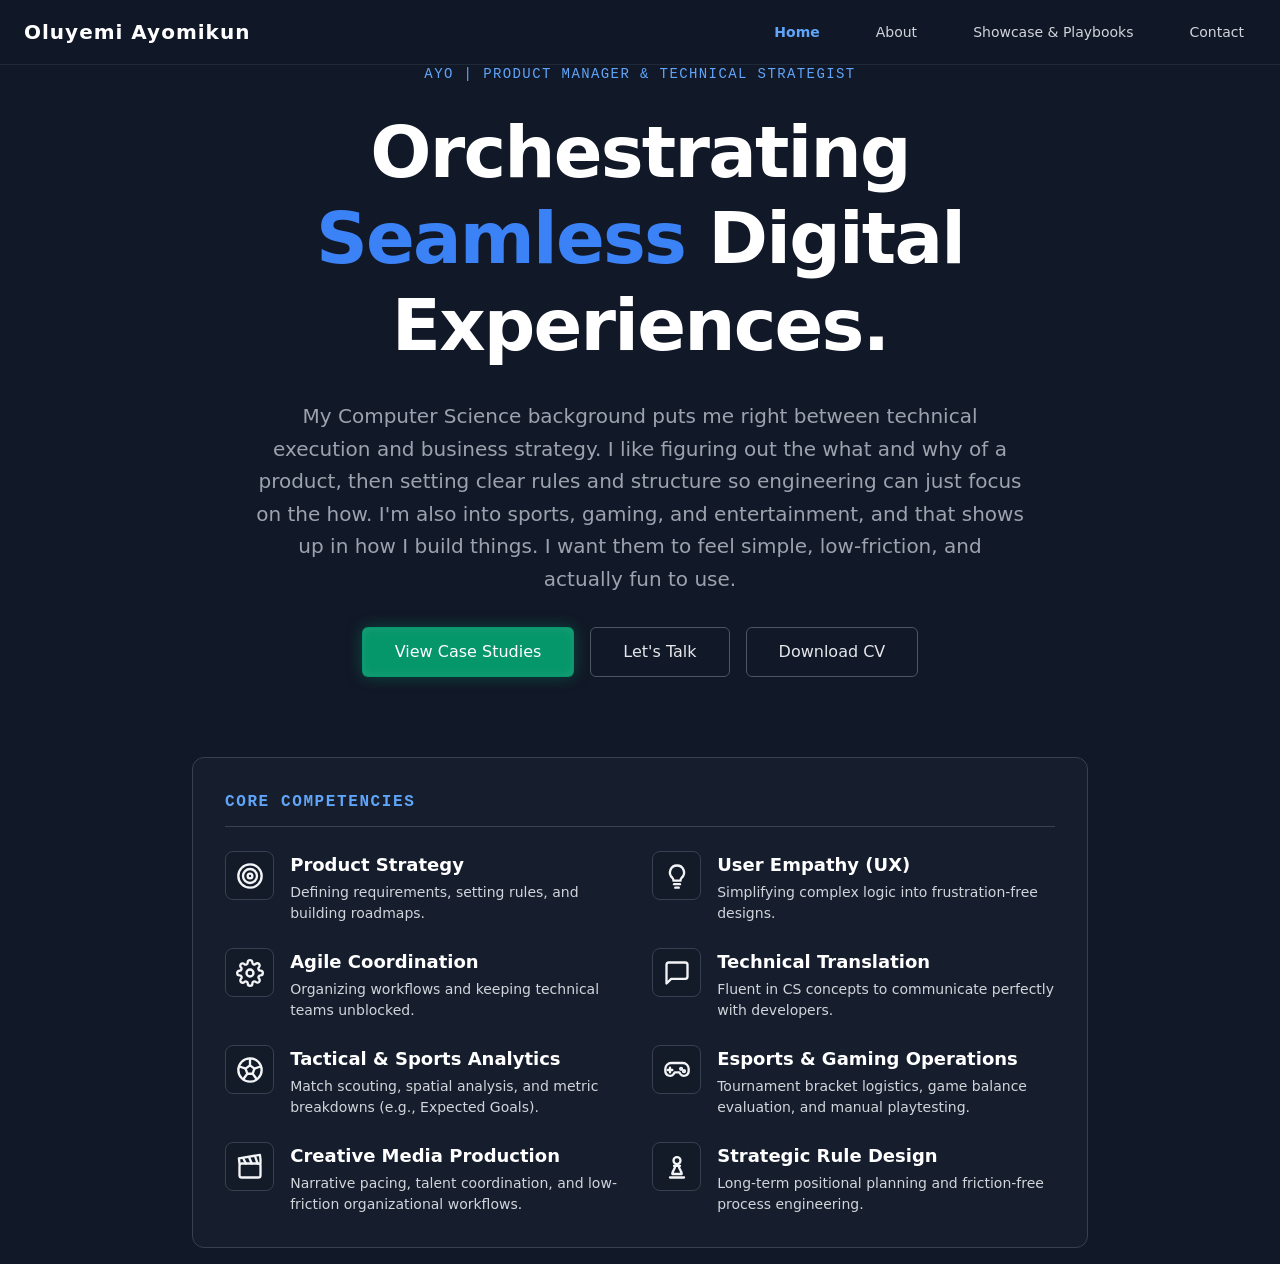
<file: index.html>
<!DOCTYPE html>
<html lang="en">
<head>
    <meta charset="UTF-8">
    <meta name="viewport" content="width=device-width, initial-scale=1.0">
    <!-- THE FIX: Title now matches your real career direction -->
    <title>Oluyemi Ayomikun | Aspiring Product Manager & Technical Strategist</title>
    <!-- THE FIX: The text Google shows under your link in search results -->
    <meta name="description" content="Computer Science student turning technical knowledge into product strategy. Product management, sports analytics, and gaming QA case studies.">
    <!-- THE FIX: Open Graph tags control the preview card when your link is shared on WhatsApp, LinkedIn, and X -->
    <meta property="og:title" content="Oluyemi Ayomikun | Aspiring Product Manager">
    <!-- THE FIX: The second line of text on the preview card -->
    <meta property="og:description" content="Case studies in product strategy, sports data, and gaming QA.">
    <!-- THE FIX: Tells platforms this is a normal website page -->
    <meta property="og:type" content="website">
    <!-- THE FIX: Replace with the full web address of a 1200x630 preview image after you host the site -->
    <meta property="og:image" content="https://YOUR-SITE-URL/preview.jpg">
    <link rel="stylesheet" href="styles.css">
</head>
<body>

    <nav class="navbar">
        <div class="nav-container">
            <div class="nav-brand">Oluyemi Ayomikun</div>
            
            <div class="nav-links">
                <a href="index.html" class="nav-link active">Home</a>
                <a href="about.html" class="nav-link">About</a>
                <!-- THE FIX: Broadened the tab name to encompass sports, media, and tech deliverables -->
                <a href="projects.html" class="nav-link">Showcase & Playbooks</a>
                <a href="contact.html" class="nav-link">Contact</a>
            </div>
            
            <button type="button" id="mobile-menu-btn" class="mobile-toggle" aria-label="Open navigation menu">
                <svg fill="none" viewBox="0 0 24 24" stroke="currentColor">
                    <path stroke-linecap="round" stroke-linejoin="round" stroke-width="2" d="M4 6h16M4 12h16M4 18h16"/>
                </svg>
            </button>
        </div>
        
        <div class="mobile-menu" id="mobile-menu">
            <!-- THE FIX: Added an inner wrapper to perfectly center and animate the massive text links -->
            <div class="overlay-content">
                <a href="index.html" class="mobile-link active">Home</a>
                <a href="about.html" class="mobile-link">About</a>
                <a href="projects.html" class="mobile-link">Showcase & Playbooks</a>
                <a href="contact.html" class="mobile-link">Contact</a>
            </div>
        </div>
    </nav>

    <!-- THE FIX: Modified the <main> block to reflect the new Product Management narrative and appended the Core Competencies grid -->
    <main class="hero-section">
        <div class="hero-content reveal-on-scroll">
            <!-- THE FIX: Updated tagline to position you as a strategist rather than a coder -->
            <p class="hero-tagline">Ayo | Product Manager & Technical Strategist</p>
            
            <!-- THE FIX: Shifted the headline from "Architecting" code to "Orchestrating" user experiences -->
            <h1 class="hero-title">
                Orchestrating <span class="text-highlight">Seamless</span> Digital Experiences.
            </h1>
            
            <!-- THE FIX: Rewrote description to highlight your CS background as a translation tool, focusing on your passions for sports, entertainment, and intuitive rules -->
            <p class="hero-description">
                My Computer Science background puts me right between technical execution and business strategy. I like figuring out the what and why of a product, then setting clear rules and structure so engineering can just focus on the how. I'm also into sports, gaming, and entertainment, and that shows up in how I build things. I want them to feel simple, low-friction, and actually fun to use.
            </p>
            
            <div class="button-group">
                <!-- THE FIX: Changed button text to "View Case Studies" to match standard PM portfolios -->
                <a href="projects.html" class="btn btn-primary">View Case Studies</a>
                <!-- THE FIX: Friendlier wording that matches your personality, replacing "Initiate Contact" -->
                <a href="contact.html" class="btn btn-secondary">Let's Talk</a>
                <!-- THE FIX: The download attribute makes the browser save the file instead of opening it -->
                <a href="Oluyemi-Ayomikun-CV.docx" download class="btn btn-secondary">Download CV</a>
            </div>

            <!-- THE FIX: Expanded the competencies grid to 8 items, demonstrating a highly sought-after T-Shaped Skillset spanning Tech, Sports, and Entertainment -->
            <div class="competencies-block reveal-on-scroll">
                <h3 class="competencies-title">Core Competencies</h3>
                <div class="competencies-grid">
                    <!-- Tech & Product PM Track -->
                    <div class="competency-item">
                        <!-- THE FIX: Replaced the 🎯 emoji with an SVG target (three concentric circles = bullseye) -->
                        <span class="competency-icon"><svg width="28" height="28" viewBox="0 0 24 24" fill="none" stroke="currentColor" stroke-width="2" stroke-linecap="round" stroke-linejoin="round" aria-hidden="true"><circle cx="12" cy="12" r="10"/><circle cx="12" cy="12" r="6"/><circle cx="12" cy="12" r="2"/></svg></span>
                        <div>
                            <strong>Product Strategy</strong>
                            <p>Defining requirements, setting rules, and building roadmaps.</p>
                        </div>
                    </div>
                    <div class="competency-item">
                        <!-- THE FIX: Replaced the 💡 emoji with an SVG light bulb (glass bulb + screw base) -->
                        <span class="competency-icon"><svg width="28" height="28" viewBox="0 0 24 24" fill="none" stroke="currentColor" stroke-width="2" stroke-linecap="round" stroke-linejoin="round" aria-hidden="true"><path d="M12 3a6 6 0 0 0-4 10.5c.8.8 1 1.5 1 2.5h6c0-1 .2-1.7 1-2.5A6 6 0 0 0 12 3z"/><path d="M9.5 19h5"/><path d="M10.5 22h3"/></svg></span>
                        <div>
                            <strong>User Empathy (UX)</strong>
                            <p>Simplifying complex logic into frustration-free designs.</p>
                        </div>
                    </div>
                    <div class="competency-item">
                        <!-- THE FIX: Replaced the ⚙️ emoji with an SVG gear (toothed outline + center hole) -->
                        <span class="competency-icon"><svg width="28" height="28" viewBox="0 0 24 24" fill="none" stroke="currentColor" stroke-width="2" stroke-linecap="round" stroke-linejoin="round" aria-hidden="true"><circle cx="12" cy="12" r="3"/><path d="M19.4 15a1.65 1.65 0 0 0 .33 1.82l.06.06a2 2 0 0 1 0 2.83 2 2 0 0 1-2.83 0l-.06-.06a1.65 1.65 0 0 0-1.82-.33 1.65 1.65 0 0 0-1 1.51V21a2 2 0 0 1-2 2 2 2 0 0 1-2-2v-.09A1.65 1.65 0 0 0 9 19.4a1.65 1.65 0 0 0-1.82.33l-.06.06a2 2 0 0 1-2.83 0 2 2 0 0 1 0-2.83l.06-.06a1.65 1.65 0 0 0 .33-1.82 1.65 1.65 0 0 0-1.51-1H3a2 2 0 0 1-2-2 2 2 0 0 1 2-2h.09A1.65 1.65 0 0 0 4.6 9a1.65 1.65 0 0 0-.33-1.82l-.06-.06a2 2 0 0 1 0-2.83 2 2 0 0 1 2.83 0l.06.06a1.65 1.65 0 0 0 1.82.33H9a1.65 1.65 0 0 0 1-1.51V3a2 2 0 0 1 2-2 2 2 0 0 1 2 2v.09a1.65 1.65 0 0 0 1 1.51 1.65 1.65 0 0 0 1.82-.33l.06-.06a2 2 0 0 1 2.83 0 2 2 0 0 1 0 2.83l-.06.06a1.65 1.65 0 0 0-.33 1.82V9a1.65 1.65 0 0 0 1.51 1H21a2 2 0 0 1 2 2 2 2 0 0 1-2 2h-.09a1.65 1.65 0 0 0-1.51 1z"/></svg></span>
                        <div>
                            <strong>Agile Coordination</strong>
                            <p>Organizing workflows and keeping technical teams unblocked.</p>
                        </div>
                    </div>
                    <div class="competency-item">
                        <!-- THE FIX: Replaced the 💬 emoji with an SVG speech bubble (rounded box with a tail at the bottom-left) -->
                        <span class="competency-icon"><svg width="28" height="28" viewBox="0 0 24 24" fill="none" stroke="currentColor" stroke-width="2" stroke-linecap="round" stroke-linejoin="round" aria-hidden="true"><path d="M21 15a2 2 0 0 1-2 2H7l-4 4V5a2 2 0 0 1 2-2h14a2 2 0 0 1 2 2z"/></svg></span>
                        <div>
                            <strong>Technical Translation</strong>
                            <p>Fluent in CS concepts to communicate perfectly with developers.</p>
                        </div>
                    </div>
                    
                    <!-- Sports, Media & Strategy Track -->
                    <div class="competency-item">
                        <!-- THE FIX: Replaced the ⚽ emoji with an SVG football (circle + center pentagon + five seam lines) -->
                        <span class="competency-icon"><svg width="28" height="28" viewBox="0 0 24 24" fill="none" stroke="currentColor" stroke-width="2" stroke-linecap="round" stroke-linejoin="round" aria-hidden="true"><circle cx="12" cy="12" r="10"/><polygon points="12,8 15.8,10.8 14.3,15.2 9.7,15.2 8.2,10.8"/><path d="M12 8V2.5M15.8 10.8L21 9M14.3 15.2l3.2 4.3M9.7 15.2l-3.2 4.3M8.2 10.8L3 9"/></svg></span>
                        <div>
                            <strong>Tactical & Sports Analytics</strong>
                            <p>Match scouting, spatial analysis, and metric breakdowns (e.g., Expected Goals).</p>
                        </div>
                    </div>
                    <div class="competency-item">
                        <!-- THE FIX: Replaced the 🎮 emoji with an SVG game controller (body + d-pad + two buttons) -->
                        <span class="competency-icon"><svg width="28" height="28" viewBox="0 0 24 24" fill="none" stroke="currentColor" stroke-width="2" stroke-linecap="round" stroke-linejoin="round" aria-hidden="true"><path d="M7 6h10a5 5 0 0 1 5 5v2a4 4 0 0 1-7 2.6L14 14H10l-1 1.6A4 4 0 0 1 2 13v-2a5 5 0 0 1 5-5z"/><path d="M6 10v4M4 12h4"/><circle cx="15.5" cy="11" r="0.8"/><circle cx="18" cy="13" r="0.8"/></svg></span>
                        <div>
                            <strong>Esports & Gaming Operations</strong>
                            <p>Tournament bracket logistics, game balance evaluation, and manual playtesting.</p>
                        </div>
                    </div>
                    <div class="competency-item">
                        <!-- THE FIX: Replaced the 🎬 emoji with an SVG clapperboard (slate body + hinged striped clapper) -->
                        <span class="competency-icon"><svg width="28" height="28" viewBox="0 0 24 24" fill="none" stroke="currentColor" stroke-width="2" stroke-linecap="round" stroke-linejoin="round" aria-hidden="true"><rect x="3" y="9" width="18" height="12" rx="2"/><path d="M3 9L2.5 4.6 20.5 1.6 21 5.4V9"/><path d="M6.5 5.2L8.5 9M11.5 4.3L13.5 9M16.5 3.4L18.5 9"/></svg></span>
                        <div>
                            <strong>Creative Media Production</strong>
                            <p>Narrative pacing, talent coordination, and low-friction organizational workflows.</p>
                        </div>
                    </div>
                    <div class="competency-item">
                        <!-- THE FIX: Replaced the ♟️ emoji with an SVG chess pawn (round head, neck collar, tapered body, flat base) -->
                        <span class="competency-icon"><svg width="28" height="28" viewBox="0 0 24 24" fill="none" stroke="currentColor" stroke-width="2" stroke-linecap="round" stroke-linejoin="round" aria-hidden="true"><circle cx="12" cy="6.5" r="3"/><path d="M9.5 11h5"/><path d="M10.5 11c0 3-2.5 4-2.5 7h8c0-3-2.5-4-2.5-7"/><path d="M6 21h12"/></svg></span>
                        <div>
                            <strong>Strategic Rule Design</strong>
                            <p>Long-term positional planning and friction-free process engineering.</p>
                        </div>
                    </div>
                </div>
            </div>
        </div>
    </main>

    <script>
        document.addEventListener('DOMContentLoaded', () => {
            const btn = document.getElementById('mobile-menu-btn');
            const menu = document.getElementById('mobile-menu');
            
            btn.addEventListener('click', () => {
                menu.classList.toggle('is-open');
            });
        });

        // THE FIX: One helper that closes every open modal and unlocks page scrolling
        function closeAllModals() {
            // THE FIX: Finds every modal currently open and removes its open state
            document.querySelectorAll('.modal-overlay.is-open').forEach((modal) => {
                modal.classList.remove('is-open');
            });
            // THE FIX: Restores scrolling on the page behind the modal
            document.body.style.overflow = 'auto';
        }

        // THE FIX: Event listener [code that waits for something to happen, like a key press, then runs] for the Escape key
        document.addEventListener('keydown', (event) => {
            if (event.key === 'Escape') {
                closeAllModals();
            }
        });

        // THE FIX: Clicking the dark backdrop closes the modal, but clicking inside the white box does not
        document.querySelectorAll('.modal-overlay').forEach((overlay) => {
            overlay.addEventListener('click', (event) => {
                // THE FIX: event.target is what was actually clicked, so this only fires on the backdrop itself
                if (event.target === overlay) {
                    closeAllModals();
                }
            });
        });

        const observer = new IntersectionObserver((entries) => {
            entries.forEach((entry) => {
                if (entry.isIntersecting) {
                    entry.target.classList.add('is-visible');
                }
            });
        }, { threshold: 0.1 }); 

        document.querySelectorAll('.reveal-on-scroll').forEach((element) => {
            observer.observe(element);
        });
    </script>
</body>
</html>
</file>
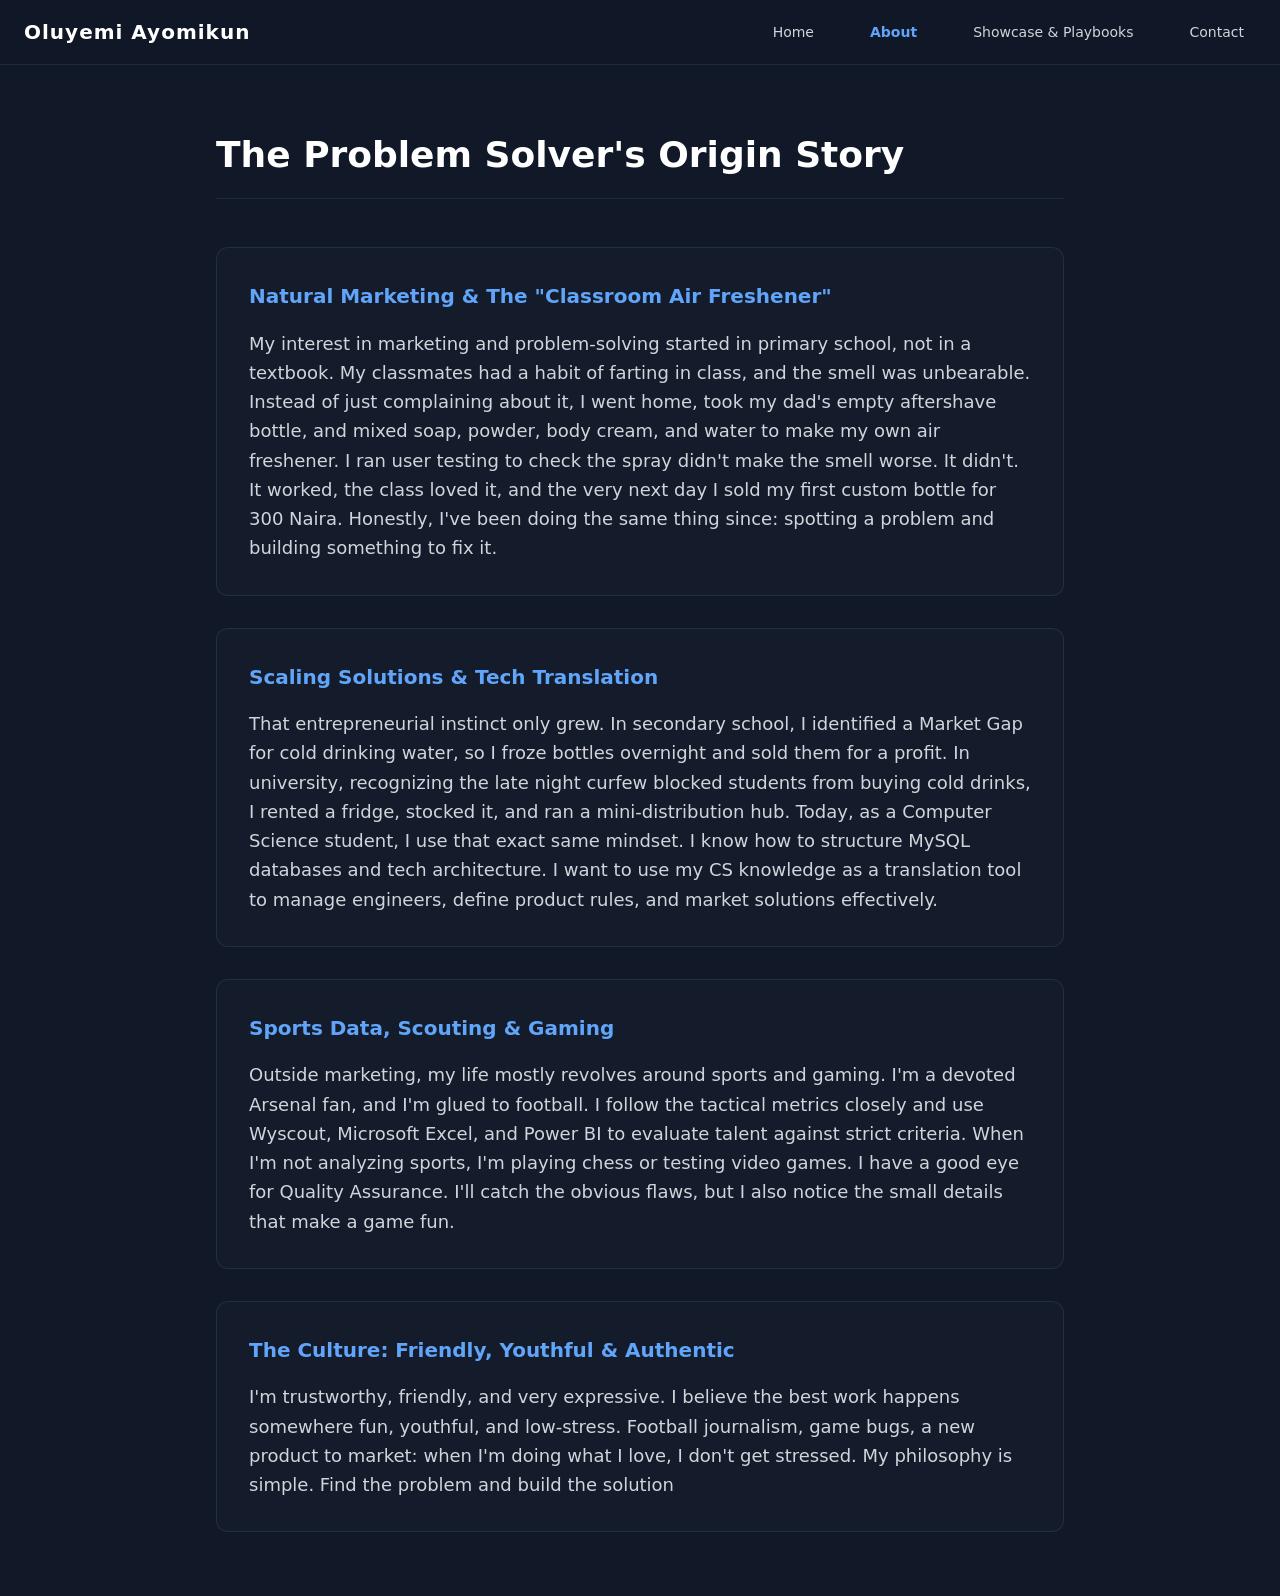
<file: about.html>
<!DOCTYPE html>
<html lang="en">
<head>
    <meta charset="UTF-8">
    <meta name="viewport" content="width=device-width, initial-scale=1.0">
    <title>About - Oluyemi Ayomikun</title>
    <link rel="stylesheet" href="styles.css">
</head>
<body>

    <nav class="navbar">
        <div class="nav-container">
            <div class="nav-brand">Oluyemi Ayomikun</div>
            
            <div class="nav-links">
                <a href="index.html" class="nav-link">Home</a>
                <a href="about.html" class="nav-link active">About</a>
                <!-- THE FIX: Renamed 'Projects' to match the multi-industry Showcase link -->
                <a href="projects.html" class="nav-link">Showcase & Playbooks</a>
                <a href="contact.html" class="nav-link">Contact</a>
            </div>
            
            <button type="button" id="mobile-menu-btn" class="mobile-toggle" aria-label="Open navigation menu">
                <svg fill="none" viewBox="0 0 24 24" stroke="currentColor">
                    <path stroke-linecap="round" stroke-linejoin="round" stroke-width="2" d="M4 6h16M4 12h16M4 18h16"/>
                </svg>
            </button>
        </div>
        
        <div class="mobile-menu" id="mobile-menu">
            <!-- THE FIX: Added the overlay wrapper to sync the mobile animation with the homepage -->
            <div class="overlay-content">
                <a href="index.html" class="mobile-link">Home</a>
                <a href="about.html" class="mobile-link active">About</a>
                <a href="projects.html" class="mobile-link">Showcase & Playbooks</a>
                <a href="contact.html" class="mobile-link">Contact</a>
            </div>
        </div>
    </nav>

    <!-- THE FIX: Injected your actual life story—focusing on the air freshener origin, your natural marketing instincts, your refusal to code, and your love for sports and gaming. -->
    <main class="page-container">
        <h2 class="section-title reveal-on-scroll">The Problem Solver's Origin Story</h2>
        
        <div class="content-stack">
            <article class="info-card reveal-on-scroll">
                <h3 class="card-title">Natural Marketing & The "Classroom Air Freshener"</h3>
                <p>
                    My interest in marketing and problem-solving started in primary school, not in a textbook. My classmates had a habit of farting in class, and the smell was unbearable. Instead of just complaining about it, I went home, took my dad's empty aftershave bottle, and mixed soap, powder, body cream, and water to make my own air freshener. I ran user testing to check the spray didn't make the smell worse. It didn't. It worked, the class loved it, and the very next day I sold my first custom bottle for 300 Naira. Honestly, I've been doing the same thing since: spotting a problem and building something to fix it.
                </p>
            </article>

            <article class="info-card reveal-on-scroll">
                <h3 class="card-title">Scaling Solutions & Tech Translation</h3>
                <p>
                    That entrepreneurial instinct only grew. In secondary school, I identified a Market Gap for cold drinking water, so I froze bottles overnight and sold them for a profit. In university, recognizing the late night curfew blocked students from buying cold drinks, I rented a fridge, stocked it, and ran a mini-distribution hub. Today, as a Computer Science student, I use that exact same mindset. I know how to structure MySQL databases and tech architecture. I want to use my CS knowledge as a translation tool to manage engineers, define product rules, and market solutions effectively.
                </p>
            </article>

            <article class="info-card reveal-on-scroll">
                <h3 class="card-title">Sports Data, Scouting & Gaming</h3>
                <p>
                    Outside marketing, my life mostly revolves around sports and gaming. I'm a devoted Arsenal fan, and I'm glued to football. I follow the tactical metrics closely and use Wyscout, Microsoft Excel, and Power BI to evaluate talent against strict criteria. When I'm not analyzing sports, I'm playing chess or testing video games. I have a good eye for Quality Assurance. I'll catch the obvious flaws, but I also notice the small details that make a game fun.
                </p>
            </article>
            
            <article class="info-card reveal-on-scroll">
                <h3 class="card-title">The Culture: Friendly, Youthful & Authentic</h3>
                <p>
                    I'm trustworthy, friendly, and very expressive. I believe the best work happens somewhere fun, youthful, and low-stress. Football journalism, game bugs, a new product to market: when I'm doing what I love, I don't get stressed. My philosophy is simple. Find the problem and build the solution
                </p>
            </article>
        </div>
    </main>

    <script>
        document.addEventListener('DOMContentLoaded', () => {
            const btn = document.getElementById('mobile-menu-btn');
            const menu = document.getElementById('mobile-menu');
            
            btn.addEventListener('click', () => {
                menu.classList.toggle('is-open');
            });
        });

        // THE FIX: One helper that closes every open modal and unlocks page scrolling
        function closeAllModals() {
            // THE FIX: Finds every modal currently open and removes its open state
            document.querySelectorAll('.modal-overlay.is-open').forEach((modal) => {
                modal.classList.remove('is-open');
            });
            // THE FIX: Restores scrolling on the page behind the modal
            document.body.style.overflow = 'auto';
        }

        // THE FIX: Event listener [code that waits for something to happen, like a key press, then runs] for the Escape key
        document.addEventListener('keydown', (event) => {
            if (event.key === 'Escape') {
                closeAllModals();
            }
        });

        // THE FIX: Clicking the dark backdrop closes the modal, but clicking inside the white box does not
        document.querySelectorAll('.modal-overlay').forEach((overlay) => {
            overlay.addEventListener('click', (event) => {
                // THE FIX: event.target is what was actually clicked, so this only fires on the backdrop itself
                if (event.target === overlay) {
                    closeAllModals();
                }
            });
        });

        const observer = new IntersectionObserver((entries) => {
            entries.forEach((entry) => {
                if (entry.isIntersecting) {
                    entry.target.classList.add('is-visible');
                }
            });
        }, { threshold: 0.1 }); 

        document.querySelectorAll('.reveal-on-scroll').forEach((element) => {
            observer.observe(element);
        });
    </script>
</body>
</html>
</file>
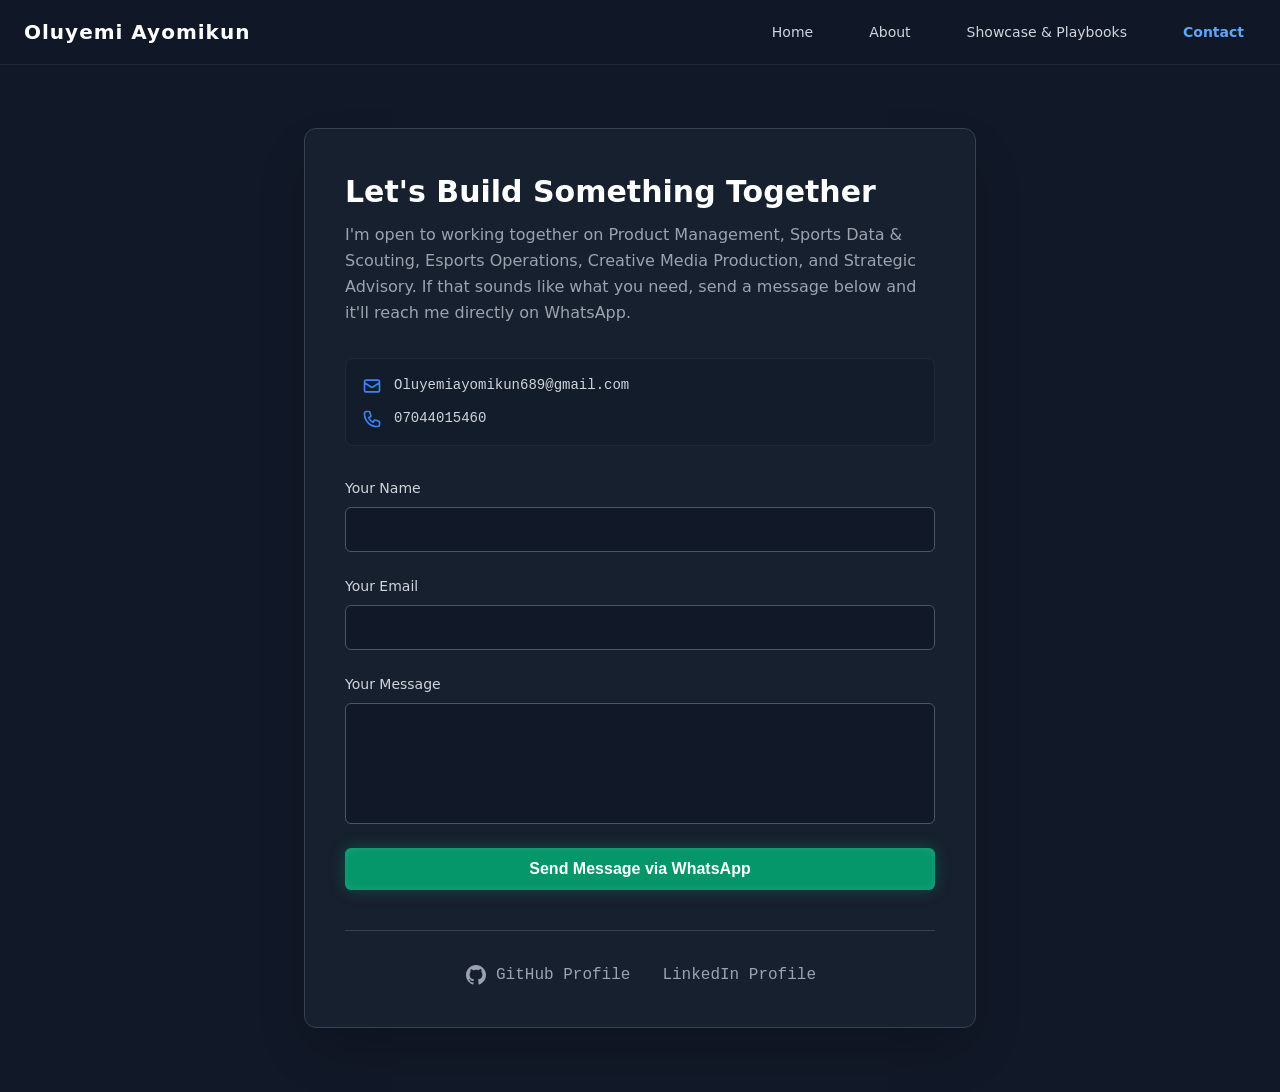
<file: contact.html>
<!DOCTYPE html>
<html lang="en">
<head>
    <meta charset="UTF-8">
    <meta name="viewport" content="width=device-width, initial-scale=1.0">
    <title>Contact - Oluyemi Ayomikun</title>
    <link rel="stylesheet" href="styles.css">
</head>
<body>

    <nav class="navbar">
        <div class="nav-container">
            <div class="nav-brand">Oluyemi Ayomikun</div>
            
            <div class="nav-links">
                <a href="index.html" class="nav-link">Home</a>
                <a href="about.html" class="nav-link">About</a>
                <!-- THE FIX: Label now matches the other pages -->
                <a href="projects.html" class="nav-link">Showcase & Playbooks</a>
                <a href="contact.html" class="nav-link active">Contact</a>
            </div>
            
            <button type="button" id="mobile-menu-btn" class="mobile-toggle" aria-label="Open navigation menu">
                <svg fill="none" viewBox="0 0 24 24" stroke="currentColor">
                    <path stroke-linecap="round" stroke-linejoin="round" stroke-width="2" d="M4 6h16M4 12h16M4 18h16"/>
                </svg>
            </button>
        </div>
        
        <div class="mobile-menu" id="mobile-menu">
            <!-- THE FIX: Added the overlay wrapper so the links stack in a column like the other pages -->
            <div class="overlay-content">
                <a href="index.html" class="mobile-link">Home</a>
                <a href="about.html" class="mobile-link">About</a>
                <!-- THE FIX: Label now matches the other pages -->
                <a href="projects.html" class="mobile-link">Showcase & Playbooks</a>
                <a href="contact.html" class="mobile-link active">Contact</a>
            </div>
        </div>
    </nav>

    <!-- THE FIX: Broadened the contact subtitle to invite inquiries across Sports, Media, Entertainment, and Product Leadership -->
    <main class="contact-wrapper">
        <div class="contact-card reveal-on-scroll">
            <h2 class="contact-title">	Let's Build Something Together</h2>
            <p class="contact-subtitle">I'm open to working together on Product Management, Sports Data & Scouting, Esports Operations, Creative Media Production, and Strategic Advisory. If that sounds like what you need, send a message below and it'll reach me directly on WhatsApp.</p>
            
            <div class="contact-info-box">
                <div class="contact-info-item">
                    <svg fill="none" stroke="currentColor" viewBox="0 0 24 24"><path stroke-linecap="round" stroke-linejoin="round" stroke-width="2" d="M3 8l7.89 5.26a2 2 0 002.22 0L21 8M5 19h14a2 2 0 002-2V7a2 2 0 00-2-2H5a2 2 0 00-2 2v10a2 2 0 002 2z"></path></svg>
                    <span>Oluyemiayomikun689@gmail.com</span>
                </div>
                <div class="contact-info-item">
                    <svg fill="none" stroke="currentColor" viewBox="0 0 24 24"><path stroke-linecap="round" stroke-linejoin="round" stroke-width="2" d="M3 5a2 2 0 012-2h3.28a1 1 0 01.948.684l1.498 4.493a1 1 0 01-.502 1.21l-2.257 1.13a11.042 11.042 0 005.516 5.516l1.13-2.257a1 1 0 011.21-.502l4.493 1.498a1 1 0 01.684.949V19a2 2 0 01-2 2h-1C9.716 21 3 14.284 3 6V5z"></path></svg>
                    <span>07044015460</span>
                </div>
            </div>

            <form id="contact-form" action="#" method="POST" class="contact-form" novalidate>
                <div class="form-group">
                    <label for="name" class="form-label">Your Name</label>
                    <input type="text" id="name" name="name" required class="form-input">
                    <p id="name-error" class="form-error hidden">Please tell me your name.</p>
                </div>
                
                <div class="form-group">
                    <label for="email" class="form-label">Your Email</label>
                    <input type="email" id="email" name="email" required class="form-input">
                    <p id="email-error" class="form-error hidden">Valid email format [a string formatted to comply with SMTP addressing protocols] is required.</p>
                </div>
                
                <div class="form-group">
                    <label for="message" class="form-label">Your Message</label>
                    <textarea id="message" name="message" rows="5" required class="form-input"></textarea>
                    <p id="message-error" class="form-error hidden">Data payload cannot be empty.</p>
                </div>
                
                <!-- THE FIX: Updated button text to clearly reflect direct WhatsApp message transmission -->
                <button type="submit" class="btn-submit">
                    Send Message via WhatsApp
                </button>
            </form>

            <div class="contact-footer">
                <a href="https://github.com/Ayoking19" target="_blank" rel="noopener noreferrer" class="footer-link">
                    <svg fill="currentColor" viewBox="0 0 24 24"><path fill-rule="evenodd" clip-rule="evenodd" d="M12 2C6.477 2 2 6.477 2 12c0 4.42 2.865 8.166 6.839 9.489.5.092.682-.217.682-.482 0-.237-.008-.866-.013-1.7-2.782.603-3.369-1.34-3.369-1.34-.454-1.156-1.11-1.462-1.11-1.462-.908-.62.069-.608.069-.608 1.003.07 1.531 1.03 1.531 1.03.892 1.529 2.341 1.087 2.91.831.092-.646.35-1.086.636-1.336-2.22-.253-4.555-1.11-4.555-4.943 0-1.091.39-1.984 1.029-2.683-.103-.253-.446-1.27.098-2.647 0 0 .84-.269 2.75 1.025A9.578 9.578 0 0112 6.836c.85.004 1.705.114 2.504.336 1.909-1.294 2.747-1.025 2.747-1.025.546 1.377.203 2.394.1 2.647.64.699 1.028 1.592 1.028 2.683 0 3.842-2.339 4.687-4.566 4.935.359.309.678.919.678 1.852 0 1.336-.012 2.415-.012 2.743 0 .267.18.578.688.48C19.138 20.161 22 16.418 22 12c0-5.523-4.477-10-10-10z"></path></svg>
                    GitHub Profile
                </a>
                <!-- THE FIX: LinkedIn is where recruiters actually search for candidates -->
                <a href="https://www.linkedin.com/in/oluyemi-ayomikun-59bbba294?utm_source=share_via&utm_content=profile&utm_medium=member_android" target="_blank" rel="noopener noreferrer" class="footer-link">
                    LinkedIn Profile
                </a>
            </div>
        </div>
    </main>

    <script>
        document.addEventListener('DOMContentLoaded', () => {
            const btn = document.getElementById('mobile-menu-btn');
            const menu = document.getElementById('mobile-menu');

            btn.addEventListener('click', () => {
                menu.classList.toggle('is-open');
            });

            const form = document.getElementById('contact-form');
            form.addEventListener('submit', (e) => {
                e.preventDefault(); 
                
                let isValid = true;
                
                const nameInput = document.getElementById('name');
                const nameError = document.getElementById('name-error');
                if(nameInput.value.trim() === '') {
                    nameError.classList.remove('hidden');
                    isValid = false;
                } else {
                    nameError.classList.add('hidden');
                }

                const emailInput = document.getElementById('email');
                const emailError = document.getElementById('email-error');
                const emailRegex = /^[^\s@]+@[^\s@]+\.[^\s@]+$/; 
                if(!emailRegex.test(emailInput.value.trim())) {
                    emailError.classList.remove('hidden');
                    isValid = false;
                } else {
                    emailError.classList.add('hidden');
                }

                const msgInput = document.getElementById('message');
                const msgError = document.getElementById('message-error');
                if(msgInput.value.trim() === '') {
                    msgError.classList.remove('hidden');
                    isValid = false;
                } else {
                    msgError.classList.add('hidden');
                }

                if(isValid) {
                    /* THE FIX: Packages form inputs into an encoded URL and opens an instant, direct WhatsApp conversation */
                    const senderName = nameInput.value.trim();
                    const senderEmail = emailInput.value.trim();
                    const senderMsg = msgInput.value.trim();

                    /* [URL Encoding: the process of converting special characters and spaces into percent-encoded sequences so they can be safely transmitted across internet addresses] */
                    const formattedMessage = encodeURIComponent(
                        `*New Inquiry from Portfolio*\n\n` +
                        `*Name:* ${senderName}\n` +
                        `*Email:* ${senderEmail}\n\n` +
                        `*Message:*\n${senderMsg}`
                    );

                    /* [WhatsApp Universal Link: an international web standard that prompts the user's browser or mobile app to open a chat directly with a specific international phone number] */
                    const whatsappUrl = `https://wa.me/2347044015460?text=${formattedMessage}`;

                    window.open(whatsappUrl, '_blank');
                    form.reset();
                }
            });
        });

        // THE FIX: One helper that closes every open modal and unlocks page scrolling
        function closeAllModals() {
            // THE FIX: Finds every modal currently open and removes its open state
            document.querySelectorAll('.modal-overlay.is-open').forEach((modal) => {
                modal.classList.remove('is-open');
            });
            // THE FIX: Restores scrolling on the page behind the modal
            document.body.style.overflow = 'auto';
        }

        // THE FIX: Event listener [code that waits for something to happen, like a key press, then runs] for the Escape key
        document.addEventListener('keydown', (event) => {
            if (event.key === 'Escape') {
                closeAllModals();
            }
        });

        // THE FIX: Clicking the dark backdrop closes the modal, but clicking inside the white box does not
        document.querySelectorAll('.modal-overlay').forEach((overlay) => {
            overlay.addEventListener('click', (event) => {
                // THE FIX: event.target is what was actually clicked, so this only fires on the backdrop itself
                if (event.target === overlay) {
                    closeAllModals();
                }
            });
        });

        const observer = new IntersectionObserver((entries) => {
            entries.forEach((entry) => {
                if (entry.isIntersecting) {
                    entry.target.classList.add('is-visible');
                }
            });
        }, { threshold: 0.1 }); 

        document.querySelectorAll('.reveal-on-scroll').forEach((element) => {
            observer.observe(element);
        });
    </script>
</body>
</html>
</file>
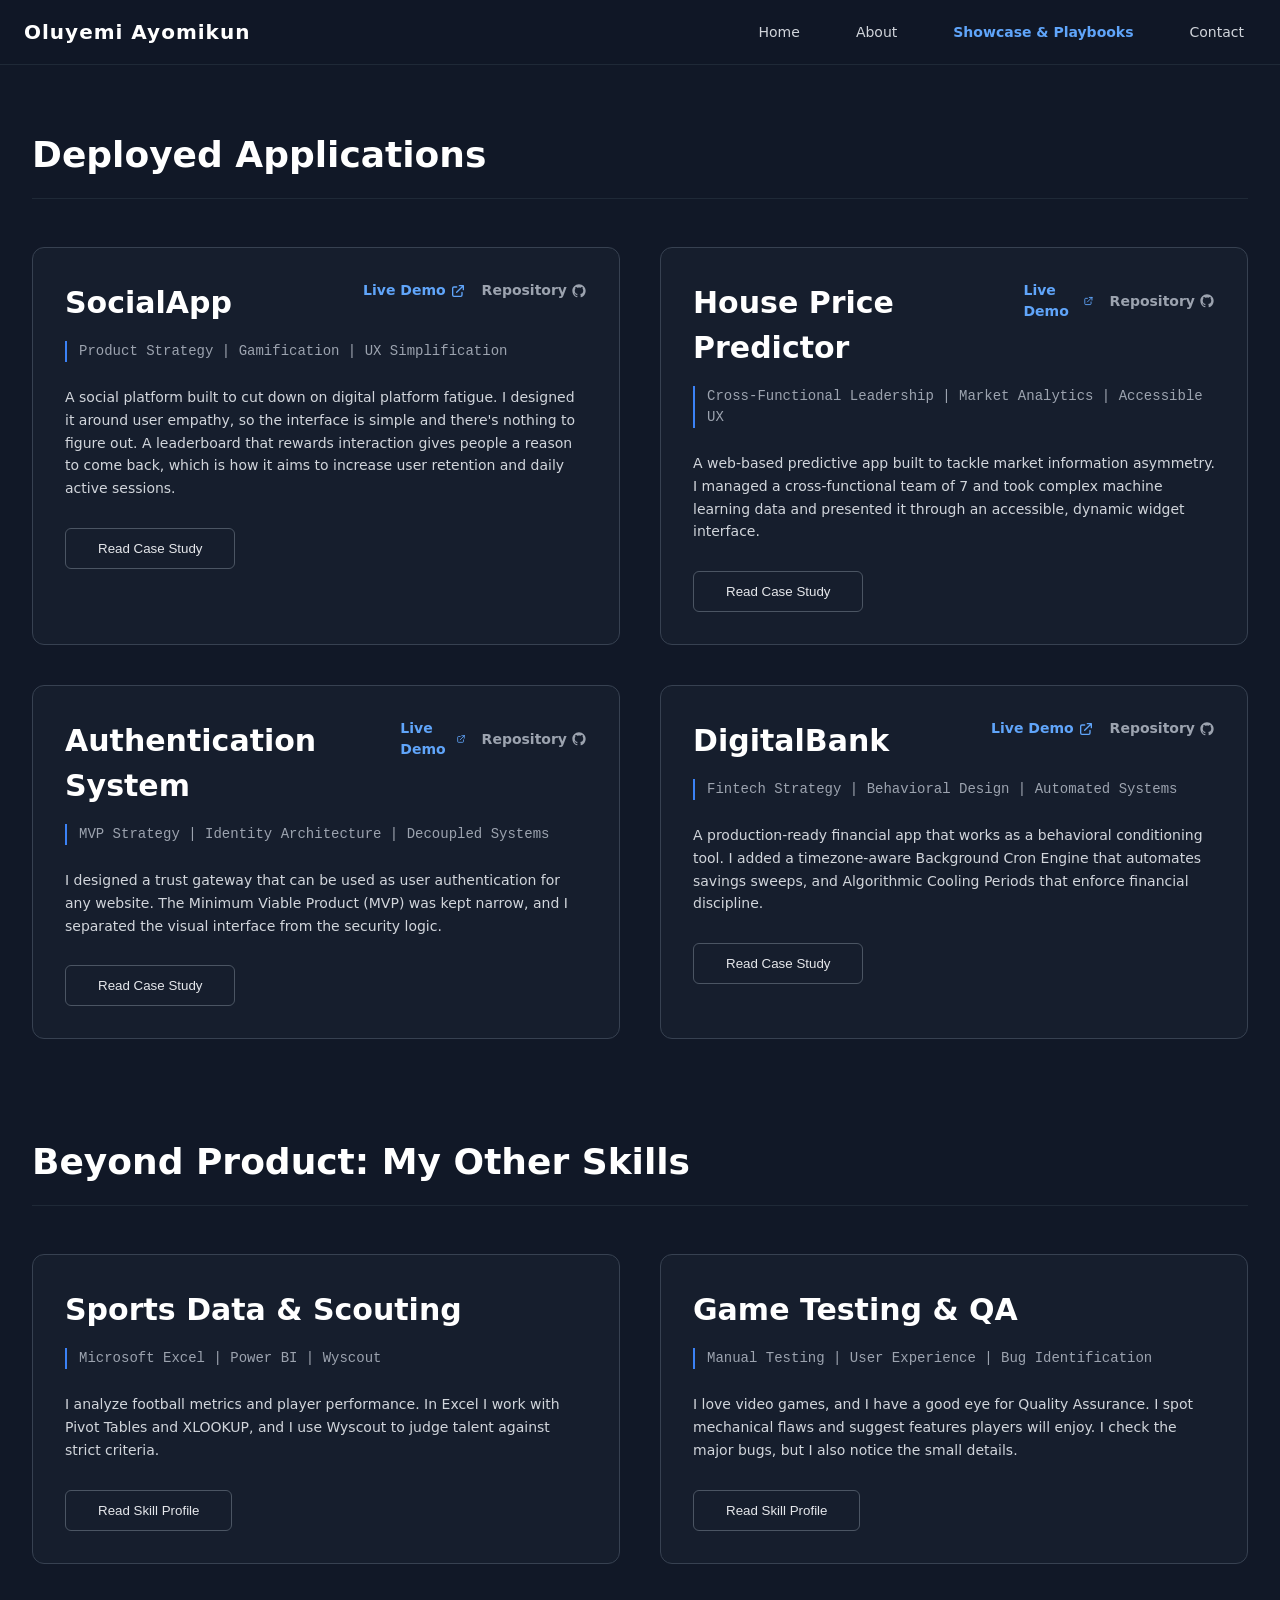
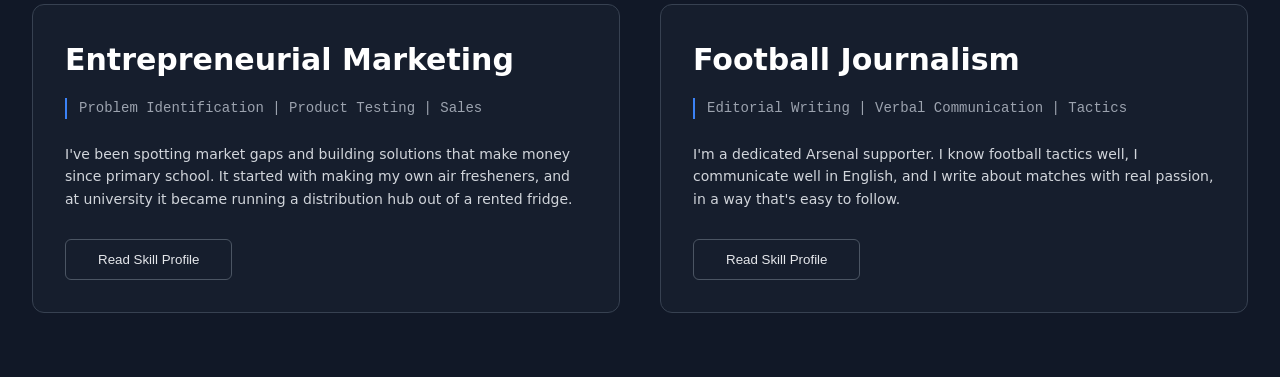
<file: projects.html>
<!DOCTYPE html>
<html lang="en">
<head>
    <meta charset="UTF-8">
    <meta name="viewport" content="width=device-width, initial-scale=1.0">
    <title>Projects - Oluyemi Ayomikun</title>
    <link rel="stylesheet" href="styles.css">
</head>
<body>

    <nav class="navbar">
        <div class="nav-container">
            <div class="nav-brand">Oluyemi Ayomikun</div>
            <div class="nav-links">
                <a href="index.html" class="nav-link">Home</a>
                <a href="about.html" class="nav-link">About</a>
                <!-- THE FIX: Label now matches index.html and about.html -->
                <a href="projects.html" class="nav-link active">Showcase & Playbooks</a>
                <a href="contact.html" class="nav-link">Contact</a>
            </div>
            <button type="button" id="mobile-menu-btn" class="mobile-toggle" aria-label="Open navigation menu">
                <svg fill="none" viewBox="0 0 24 24" stroke="currentColor">
                    <path stroke-linecap="round" stroke-linejoin="round" stroke-width="2" d="M4 6h16M4 12h16M4 18h16"/>
                </svg>
            </button>
        </div>
        <div class="mobile-menu" id="mobile-menu">
            <!-- THE FIX: Added the overlay wrapper so the links stack in a column like the other pages -->
            <div class="overlay-content">
                <a href="index.html" class="mobile-link">Home</a>
                <a href="about.html" class="mobile-link">About</a>
                <!-- THE FIX: Label now matches the other pages -->
                <a href="projects.html" class="mobile-link active">Showcase & Playbooks</a>
                <a href="contact.html" class="mobile-link">Contact</a>
            </div>
        </div>
    </nav>

    <main class="page-container-wide">
        <h2 class="section-title reveal-on-scroll">Deployed Applications</h2>
        
        <!-- THE FIX: Rewrote all 4 project cards with PM summaries and mapped them to their unique Modal boxes -->
        <div class="projects-grid">
            
            <article class="project-card reveal-on-scroll">
                <div class="project-header">
                    <h3 class="project-title">SocialApp</h3>
                    <div class="project-links">
                        <a href="https://socialapp-web.onrender.com" target="_blank" rel="noopener noreferrer" class="project-link primary">
                            Live Demo 
                            <svg fill="none" stroke="currentColor" viewBox="0 0 24 24"><path stroke-linecap="round" stroke-linejoin="round" stroke-width="2" d="M10 6H6a2 2 0 00-2 2v10a2 2 0 002 2h10a2 2 0 002-2v-4M14 4h6m0 0v6m0-6L10 14"></path></svg>
                        </a>
                        <a href="https://github.com/Ayoking19/SocialApp" target="_blank" rel="noopener noreferrer" class="project-link secondary">
                            Repository
                            <svg fill="currentColor" viewBox="0 0 24 24"><path fill-rule="evenodd" clip-rule="evenodd" d="M12 2C6.477 2 2 6.477 2 12c0 4.42 2.865 8.166 6.839 9.489.5.092.682-.217.682-.482 0-.237-.008-.866-.013-1.7-2.782.603-3.369-1.34-3.369-1.34-.454-1.156-1.11-1.462-1.11-1.462-.908-.62.069-.608.069-.608 1.003.07 1.531 1.03 1.531 1.03.892 1.529 2.341 1.087 2.91.831.092-.646.35-1.086.636-1.336-2.22-.253-4.555-1.11-4.555-4.943 0-1.091.39-1.984 1.029-2.683-.103-.253-.446-1.27.098-2.647 0 0 .84-.269 2.75 1.025A9.578 9.578 0 0112 6.836c.85.004 1.705.114 2.504.336 1.909-1.294 2.747-1.025 2.747-1.025.546 1.377.203 2.394.1 2.647.64.699 1.028 1.592 1.028 2.683 0 3.842-2.339 4.687-4.566 4.935.359.309.678.919.678 1.852 0 1.336-.012 2.415-.012 2.743 0 .267.18.578.688.48C19.138 20.161 22 16.418 22 12c0-5.523-4.477-10-10-10z"></path></svg>
                        </a>
                    </div>
                </div>
                <p class="project-tags">Product Strategy | Gamification | UX Simplification</p>
                <div class="project-description">
                    <p>A social platform built to cut down on digital platform fatigue. I designed it around user empathy, so the interface is simple and there's nothing to figure out. A leaderboard that rewards interaction gives people a reason to come back, which is how it aims to increase user retention and daily active sessions.</p>
                    <button type="button" class="btn btn-secondary open-modal-btn" data-target="socialapp-modal" style="margin-top: 1rem;">Read Case Study</button>
                </div>
            </article>

            <article class="project-card reveal-on-scroll">
                <div class="project-header">
                    <h3 class="project-title">House Price Predictor</h3>
                    <div class="project-links">
                        <a href="https://california-housing-app-hfpshg2nomtpfygiaryr9h.streamlit.app/" target="_blank" rel="noopener noreferrer" class="project-link primary">
                            Live Demo 
                            <svg fill="none" stroke="currentColor" viewBox="0 0 24 24"><path stroke-linecap="round" stroke-linejoin="round" stroke-width="2" d="M10 6H6a2 2 0 00-2 2v10a2 2 0 002 2h10a2 2 0 002-2v-4M14 4h6m0 0v6m0-6L10 14"></path></svg>
                        </a>
                        <a href="https://github.com/Ayoking19/california-housing-app" target="_blank" rel="noopener noreferrer" class="project-link secondary">
                            Repository
                            <svg fill="currentColor" viewBox="0 0 24 24"><path fill-rule="evenodd" clip-rule="evenodd" d="M12 2C6.477 2 2 6.477 2 12c0 4.42 2.865 8.166 6.839 9.489.5.092.682-.217.682-.482 0-.237-.008-.866-.013-1.7-2.782.603-3.369-1.34-3.369-1.34-.454-1.156-1.11-1.462-1.11-1.462-.908-.62.069-.608.069-.608 1.003.07 1.531 1.03 1.531 1.03.892 1.529 2.341 1.087 2.91.831.092-.646.35-1.086.636-1.336-2.22-.253-4.555-1.11-4.555-4.943 0-1.091.39-1.984 1.029-2.683-.103-.253-.446-1.27.098-2.647 0 0 .84-.269 2.75 1.025A9.578 9.578 0 0112 6.836c.85.004 1.705.114 2.504.336 1.909-1.294 2.747-1.025 2.747-1.025.546 1.377.203 2.394.1 2.647.64.699 1.028 1.592 1.028 2.683 0 3.842-2.339 4.687-4.566 4.935.359.309.678.919.678 1.852 0 1.336-.012 2.415-.012 2.743 0 .267.18.578.688.48C19.138 20.161 22 16.418 22 12c0-5.523-4.477-10-10-10z"></path></svg>
                        </a>
                    </div>
                </div>
                <p class="project-tags">Cross-Functional Leadership | Market Analytics | Accessible UX</p>
                <div class="project-description">
                    <p>A web-based predictive app built to tackle market information asymmetry. I managed a cross-functional team of 7 and took complex machine learning data and presented it through an accessible, dynamic widget interface.</p>
                    <button type="button" class="btn btn-secondary open-modal-btn" data-target="housing-modal" style="margin-top: 1rem;">Read Case Study</button>
                </div>
            </article>

            <article class="project-card reveal-on-scroll">
                <div class="project-header">
                    <h3 class="project-title">Authentication System</h3>
                    <div class="project-links">
                        <a href="https://authentication-web-xp8d.onrender.com/" target="_blank" rel="noopener noreferrer" class="project-link primary">
                            Live Demo 
                            <svg fill="none" stroke="currentColor" viewBox="0 0 24 24"><path stroke-linecap="round" stroke-linejoin="round" stroke-width="2" d="M10 6H6a2 2 0 00-2 2v10a2 2 0 002 2h10a2 2 0 002-2v-4M14 4h6m0 0v6m0-6L10 14"></path></svg>
                        </a>
                        <a href="https://github.com/Ayoking19/User-Login" target="_blank" rel="noopener noreferrer" class="project-link secondary">
                            Repository
                            <svg fill="currentColor" viewBox="0 0 24 24"><path fill-rule="evenodd" clip-rule="evenodd" d="M12 2C6.477 2 2 6.477 2 12c0 4.42 2.865 8.166 6.839 9.489.5.092.682-.217.682-.482 0-.237-.008-.866-.013-1.7-2.782.603-3.369-1.34-3.369-1.34-.454-1.156-1.11-1.462-1.11-1.462-.908-.62.069-.608.069-.608 1.003.07 1.531 1.03 1.531 1.03.892 1.529 2.341 1.087 2.91.831.092-.646.35-1.086.636-1.336-2.22-.253-4.555-1.11-4.555-4.943 0-1.091.39-1.984 1.029-2.683-.103-.253-.446-1.27.098-2.647 0 0 .84-.269 2.75 1.025A9.578 9.578 0 0112 6.836c.85.004 1.705.114 2.504.336 1.909-1.294 2.747-1.025 2.747-1.025.546 1.377.203 2.394.1 2.647.64.699 1.028 1.592 1.028 2.683 0 3.842-2.339 4.687-4.566 4.935.359.309.678.919.678 1.852 0 1.336-.012 2.415-.012 2.743 0 .267.18.578.688.48C19.138 20.161 22 16.418 22 12c0-5.523-4.477-10-10-10z"></path></svg>
                        </a>
                    </div>
                </div>
                <p class="project-tags">MVP Strategy | Identity Architecture | Decoupled Systems</p>
                <div class="project-description">
                    <p>I designed a trust gateway that can be used as user authentication for any website. The Minimum Viable Product (MVP) was kept narrow, and I separated the visual interface from the security logic. </p>
                    <button type="button" class="btn btn-secondary open-modal-btn" data-target="auth-modal" style="margin-top: 1rem;">Read Case Study</button>
                </div>
            </article>

            <article class="project-card reveal-on-scroll">
                <div class="project-header">
                    <h3 class="project-title">DigitalBank</h3>
                    <div class="project-links">
                        <a href="https://social-media-solitary-feather-1429.fly.dev/" target="_blank" rel="noopener noreferrer" class="project-link primary">
                            Live Demo 
                            <svg fill="none" stroke="currentColor" viewBox="0 0 24 24"><path stroke-linecap="round" stroke-linejoin="round" stroke-width="2" d="M10 6H6a2 2 0 00-2 2v10a2 2 0 002 2h10a2 2 0 002-2v-4M14 4h6m0 0v6m0-6L10 14"></path></svg>
                        </a>
                        <a href="https://github.com/Ayoking19/DigitalBank" target="_blank" rel="noopener noreferrer" class="project-link secondary">
                            Repository
                            <svg fill="currentColor" viewBox="0 0 24 24"><path fill-rule="evenodd" clip-rule="evenodd" d="M12 2C6.477 2 2 6.477 2 12c0 4.42 2.865 8.166 6.839 9.489.5.092.682-.217.682-.482 0-.237-.008-.866-.013-1.7-2.782.603-3.369-1.34-3.369-1.34-.454-1.156-1.11-1.462-1.11-1.462-.908-.62.069-.608.069-.608 1.003.07 1.531 1.03 1.531 1.03.892 1.529 2.341 1.087 2.91.831.092-.646.35-1.086.636-1.336-2.22-.253-4.555-1.11-4.555-4.943 0-1.091.39-1.984 1.029-2.683-.103-.253-.446-1.27.098-2.647 0 0 .84-.269 2.75 1.025A9.578 9.578 0 0112 6.836c.85.004 1.705.114 2.504.336 1.909-1.294 2.747-1.025 2.747-1.025.546 1.377.203 2.394.1 2.647.64.699 1.028 1.592 1.028 2.683 0 3.842-2.339 4.687-4.566 4.935.359.309.678.919.678 1.852 0 1.336-.012 2.415-.012 2.743 0 .267.18.578.688.48C19.138 20.161 22 16.418 22 12c0-5.523-4.477-10-10-10z"></path></svg>
                        </a>
                    </div>
                </div>
                <p class="project-tags">Fintech Strategy | Behavioral Design | Automated Systems</p>
                <div class="project-description">
                    <p>A production-ready financial app that works as a behavioral conditioning tool. I added a timezone-aware Background Cron Engine that automates savings sweeps, and Algorithmic Cooling Periods that enforce financial discipline.</p>
                    <button type="button" class="btn btn-secondary open-modal-btn" data-target="digitalbank-modal" style="margin-top: 1rem;">Read Case Study</button>
                </div>
            </article>

        </div>

        <!-- THE FIX: Injected the real Showcase grid based on Excel, Wyscout, Game Testing, and Entrepreneurship -->
        <h2 class="section-title reveal-on-scroll" style="margin-top: 6rem;">Beyond Product: My Other Skills</h2>
        
        <div class="projects-grid">
            
            <article class="project-card reveal-on-scroll">
                <div class="project-header">
                    <h3 class="project-title">Sports Data & Scouting</h3>
                </div>
                <p class="project-tags">Microsoft Excel | Power BI | Wyscout</p>
                <div class="project-description">
                    <p>I analyze football metrics and player performance. In Excel I work with Pivot Tables and XLOOKUP, and I use Wyscout to judge talent against strict criteria.</p>
                    <button type="button" class="btn btn-secondary open-modal-btn" data-target="sports-modal" style="margin-top: 1rem;">Read Skill Profile</button>
                </div>
            </article>

            <article class="project-card reveal-on-scroll">
                <div class="project-header">
                    <h3 class="project-title">Game Testing & QA</h3>
                </div>
                <p class="project-tags">Manual Testing | User Experience | Bug Identification</p>
                <div class="project-description">
                    <p>I love video games, and I have a good eye for Quality Assurance. I spot mechanical flaws and suggest features players will enjoy. I check the major bugs, but I also notice the small details.</p>
                    <button type="button" class="btn btn-secondary open-modal-btn" data-target="gaming-modal" style="margin-top: 1rem;">Read Skill Profile</button>
                </div>
            </article>

            <article class="project-card reveal-on-scroll">
                <div class="project-header">
                    <h3 class="project-title">Entrepreneurial Marketing</h3>
                </div>
                <p class="project-tags">Problem Identification | Product Testing | Sales</p>
                <div class="project-description">
                    <p>I've been spotting market gaps and building solutions that make money since primary school. It started with making my own air fresheners, and at university it became running a distribution hub out of a rented fridge.</p>
                    <button type="button" class="btn btn-secondary open-modal-btn" data-target="marketing-modal" style="margin-top: 1rem;">Read Skill Profile</button>
                </div>
            </article>

            <article class="project-card reveal-on-scroll">
                <div class="project-header">
                    <h3 class="project-title">Football Journalism</h3>
                </div>
                <p class="project-tags">Editorial Writing | Verbal Communication | Tactics</p>
                <div class="project-description">
                    <p>I'm a dedicated Arsenal supporter. I know football tactics well, I communicate well in English, and I write about matches with real passion, in a way that's easy to follow.</p>
                    <button type="button" class="btn btn-secondary open-modal-btn" data-target="journalism-modal" style="margin-top: 1rem;">Read Skill Profile</button>
                </div>
            </article>

        </div>
    </main>

    <!-- THE FIX: Injected all dynamic Modals containing the comprehensive PM Case Studies -->

    <!-- Modal 1: SocialApp -->
    <div class="modal-overlay" id="socialapp-modal">
        <div class="modal-content">
            <button type="button" class="modal-close" aria-label="Close case study">&times;</button>
            <h2 class="case-study-title">SocialApp: Eradicating Platform Fatigue</h2>
            <div class="case-study-meta">CASE STUDY: PRODUCT STRATEGY & UX GAMIFICATION</div>
            
            <div class="case-study-section">
                <h4>1. The Context & Problem</h4>
                <p>Modern digital users get worn out by their apps. The cause is Digital Fragmentation you have to switch between several specialized platforms just to message friends, browse public feeds, and discover trends. That constant context-switching exhausts users, and they abandon their sessions.</p>
            </div>
            
            <div class="case-study-section">
                <h4>2. The Strategic Approach</h4>
                <p>I designed the product around user empathy. I set a strict Visual Hierarchy and put the actions people use most (creating posts, searching profiles, and messaging) in obvious spots, so there's no real learning curve. With Cognitive Load kept low, users of any technical skill level can get around without hesitating.
            </div>

            <div class="case-study-section">
                <h4>3. The Outcome & Business Value</h4>
                <p>To drive engagement, I built a dynamic, time-filtered leaderboard of the most interacted posts. This Gamification gave creators a reason to compete: write better content and you can reach the "Top 100." The business value is a unified platform that people keep returning to, and that turns casual visitors into a loyal daily community.</p>
            </div>
        </div>
    </div>

    <!-- Modal 2: House Price Predictor -->
    <div class="modal-overlay" id="housing-modal">
        <div class="modal-content">
            <button type="button" class="modal-close" aria-label="Close case study">&times;</button>
            <h2 class="case-study-title">House Price Predictor: Democratizing Data</h2>
            <div class="case-study-meta">CASE STUDY: DATA PIPELINE & CROSS-FUNCTIONAL LEADERSHIP</div>
            
            <div class="case-study-section">
                <h4>1. The Context & Problem</h4>
                <p>The real estate market has an Information Asymmetry problem. Prices depend on high-dimensional data, so it's very hard for everyday consumers to work out an accurate baseline value without emotional bias or paying expensive intermediaries.</p>
            </div>
            
            <div class="case-study-section">
                <h4>2. The Strategic Approach</h4>
                <p>I organized this as a cross-functional team of 7 and split the work evenly across distinct phases, from Exploratory Data Analysis to algorithmic modeling to deployment. Each person had clear ownership of their part, so specialists could focus on their own components and nobody held up the schedule.</p>
            </div>

            <div class="case-study-section">
                <h4>3. The Outcome & Business Value</h4>
                <p>We turned a complex regression algorithm into an accessible digital product. The logic sits behind a web interface with dynamic input widgets, so users don't need any technical background to use it. They can run "what-if" scenarios quickly, which should shorten negotiations, and an objective valuation gives both sides something to trust. That helps the whole transaction move faster.</p>
            </div>
        </div>
    </div>

    <!-- Modal 3: Auth System -->
    <div class="modal-overlay" id="auth-modal">
        <div class="modal-content">
            <button type="button" class="modal-close" aria-label="Close case study">&times;</button>
            <h2 class="case-study-title">Authentication System: The Trust Gateway</h2>
            <div class="case-study-meta">CASE STUDY: MVP STRATEGY & IDENTITY ARCHITECTURE</div>
            
            <div class="case-study-section">
                <h4>1. The Context & Problem</h4>
                <p>Before people will hire peers for delivery errands or localized services, they need to trust who they're dealing with, which means a solid Authentication Architecture. Without identity verification, early-stage marketplaces struggle to get adopted, and I saw that as the main technical blocker.</p>
            </div>
            
            <div class="case-study-section">
                <h4>2. The Strategic Approach</h4>
                <p>I organized the project into a focused Minimum Viable Product (MVP). Strict backend data validation came first, and the final cloud deployment came after it. I tackled the highest-risk security requirements early, so we dealt with the kinds of vulnerabilities that often hit new platforms before launch.</p>
            </div>

            <div class="case-study-section">
                <h4>3. The Outcome & Business Value</h4>
                <p>The architecture uses a decoupled Client-Server Model. The visual interface is separate from the backend data processing, so the product team can move on to revenue-generating features without rebuilding the core security infrastructure. That should help earn consumer trust and shorten Time-to-Market for upcoming expansions.</p>
            </div>
        </div>
    </div>

    <!-- Modal 4: DigitalBank -->
    <div class="modal-overlay" id="digitalbank-modal">
        <div class="modal-content">
            <button type="button" class="modal-close" aria-label="Close case study">&times;</button>
            <h2 class="case-study-title">DigitalBank: Behavioral Wealth Infrastructure</h2>
            <div class="case-study-meta">CASE STUDY: FINTECH STRATEGY & BEHAVIORAL DESIGN</div>
            
            <div class="case-study-section">
                <h4>1. The Context & Problem</h4>
                <p>Users lack a secure, unified platform for managing daily transactions, automated savings, and credit liabilities in one place. Without real-time feedback and some discipline built into the system, they struggle to build wealth or manage debt.</p>
            </div>
            
            <div class="case-study-section">
                <h4>2. The Strategic Approach (Features & UX)</h4>
                <p>I designed it as a behavioral conditioning tool. A timezone-aware Automated Cron Engine runs the savings sweeps regardless of where the server is located. To enforce discipline, I built the Liquidation Protocol, which uses an "Algorithmic Cooling Period" to put a 12-hour time-lock on early withdrawals and stop impulsive spending. The UX relies on Beneficial Friction and clean Modal Overlays. They catch errors like loan overpayments without breaking the user's visual focus.
            </div>

            <div class="case-study-section">
                <h4>3. The Outcome & Business Value</h4>
                <p>The result is a production-ready financial product that drives engagement through gamified credit scoring (+10 points for on-time payments, -20 for late ones). I used Firebase Cloud Messaging for real-time alerts and migrated to Aiven MySQL in the cloud. I built it to stay reliable and keep user data secure, and I expect that to help with long-term retention.</p>
            </div>
        </div>
    </div>

    <!-- THE FIX: Injected the authentic modal breakdowns detailing your exact skills -->

    <!-- Modal 5: Sports Data -->
    <div class="modal-overlay" id="sports-modal">
        <div class="modal-content">
            <button type="button" class="modal-close" aria-label="Close case study">&times;</button>
            <h2 class="case-study-title">Sports Data Analyst & Football Scout</h2>
            <div class="case-study-meta">SKILL SHOWCASE: EXCEL, POWER BI & WYSCOUT</div>
            
            <div class="case-study-section">
                <h4>1. Data Analysis Capabilities</h4>
                <p>I'm strong in Microsoft Excel. I use Pivot Tables to structure large datasets and lookup functions (VLOOKUP and XLOOKUP) to organize player statistics. I also use Microsoft Power BI to visualize the data and build reports for coaches or management.</p>
            </div>
            
            <div class="case-study-section">
                <h4>2. Scouting & Talent Identification</h4>
                <p>I keep up with modern scouting software, including Wyscout. I follow a strict, disciplined method when judging player potential, so my recommendations rest on objective metrics instead of emotional bias.</p>
            </div>
        </div>
    </div>

    <!-- Modal 6: Game Testing -->
    <div class="modal-overlay" id="gaming-modal">
        <div class="modal-content">
            <button type="button" class="modal-close" aria-label="Close case study">&times;</button>
            <h2 class="case-study-title">Game Testing & Quality Assurance</h2>
            <div class="case-study-meta">SKILL SHOWCASE: MANUAL QA & USER EXPERIENCE</div>
            
            <div class="case-study-section">
                <h4>1. The Player's Perspective</h4>
                <p>I've been a gamer my whole life, so I can tell what makes a game enjoyable and what makes it frustrating. When I test software, I don't just look for crashes. I also evaluate the Core Gameplay Loop and suggest features players will like.</p>
            </div>
            
            <div class="case-study-section">
                <h4>2. Meticulous Attention to Detail</h4>
                <p>Good Game Testing takes patience and close observation. I'm detail-oriented, so I can spot game-breaking glitches as well as the small mechanical inconsistencies that spoil the user experience.</p>
            </div>
        </div>
    </div>

    <!-- Modal 7: Marketing -->
    <div class="modal-overlay" id="marketing-modal">
        <div class="modal-content">
            <button type="button" class="modal-close" aria-label="Close case study">&times;</button>
            <h2 class="case-study-title">Product Marketing & Problem Solving</h2>
            <div class="case-study-meta">SKILL SHOWCASE: MARKET GAPS & PROTOTYPING</div>
            
            <div class="case-study-section">
                <h4>1. Early Problem Identification</h4>
                <p>My ability to market products comes from noticing problems around me. In primary school, a persistent smell in the classroom pushed me to build my own fix. I used Rapid Prototyping: I mixed aftershave, soap, and powder into a custom air freshener.</p>
            </div>
            
            <div class="case-study-section">
                <h4>2. User Testing & Monetization</h4>
                <p>Before I sold it, I tested the mixture to make sure it didn't make the classroom worse. Once it was out, demand picked up fast, and my first sale came to 300 Naira. I used the same Supply and Demand thinking in secondary school, selling frozen water, and again at university, renting a fridge to supply cold drinks during curfews.</p>
            </div>
        </div>
    </div>

    <!-- Modal 8: Journalism -->
    <div class="modal-overlay" id="journalism-modal">
        <div class="modal-content">
            <button type="button" class="modal-close" aria-label="Close case study">&times;</button>
            <h2 class="case-study-title">Football Journalism & Communication</h2>
            <div class="case-study-meta">SKILL SHOWCASE: EDITORIAL WRITING & TACTICS</div>
            
            <div class="case-study-section">
                <h4>1. Tactical Fluency</h4>
                <p>I'm a passionate football fan and an Arsenal supporter, and I follow the sport closely. I understand tactical terminology and formations, so I can speak and write about the game with some depth.</p>
            </div>
            
            <div class="case-study-section">
                <h4>2. Professional Communication</h4>
                <p>I'm articulate, with strong written and spoken English. I can explain tactical concepts in a way that's accessible and engaging to hardcore fans and casual readers alike.</p>
            </div>
        </div>
    </div>

    <script>
        document.addEventListener('DOMContentLoaded', () => {
            const btn = document.getElementById('mobile-menu-btn');
            const menu = document.getElementById('mobile-menu');

            btn.addEventListener('click', () => {
                menu.classList.toggle('is-open');
            });

            /* THE FIX: Upgraded to a Scalable Logic Engine that can handle infinite modals */
            const openModalBtns = document.querySelectorAll('.open-modal-btn');
            const closeModalBtns = document.querySelectorAll('.modal-close');

            /* THE FIX: Loops through every single 'Read Case Study' button on the page */
            openModalBtns.forEach((btn) => {
                btn.addEventListener('click', () => {
                    /* THE FIX: Reads the secret 'data-target' label to know EXACTLY which modal to open */
                    const targetModalId = btn.getAttribute('data-target');
                    const targetModal = document.getElementById(targetModalId);
                    
                    if (targetModal) {
                        targetModal.classList.add('is-open');
                        document.body.style.overflow = 'hidden'; 
                    }
                });
            });

            /* THE FIX: Loops through every single 'X' close button inside any modal */
            closeModalBtns.forEach((btn) => {
                btn.addEventListener('click', () => {
                    /* THE FIX: Finds the specific modal wrapper that the 'X' is currently sitting inside, and closes it */
                    const parentModal = btn.closest('.modal-overlay');
                    if (parentModal) {
                        parentModal.classList.remove('is-open');
                        document.body.style.overflow = 'auto'; 
                    }
                });
            });
        });

        // THE FIX: One helper that closes every open modal and unlocks page scrolling
        function closeAllModals() {
            // THE FIX: Finds every modal currently open and removes its open state
            document.querySelectorAll('.modal-overlay.is-open').forEach((modal) => {
                modal.classList.remove('is-open');
            });
            // THE FIX: Restores scrolling on the page behind the modal
            document.body.style.overflow = 'auto';
        }

        // THE FIX: Event listener [code that waits for something to happen, like a key press, then runs] for the Escape key
        document.addEventListener('keydown', (event) => {
            if (event.key === 'Escape') {
                closeAllModals();
            }
        });

        // THE FIX: Clicking the dark backdrop closes the modal, but clicking inside the white box does not
        document.querySelectorAll('.modal-overlay').forEach((overlay) => {
            overlay.addEventListener('click', (event) => {
                // THE FIX: event.target is what was actually clicked, so this only fires on the backdrop itself
                if (event.target === overlay) {
                    closeAllModals();
                }
            });
        });

        const observer = new IntersectionObserver((entries) => {
            entries.forEach((entry) => {
                if (entry.isIntersecting) {
                    entry.target.classList.add('is-visible');
                }
            });
        }, { threshold: 0.1 }); 

        document.querySelectorAll('.reveal-on-scroll').forEach((element) => {
            observer.observe(element);
        });
    </script>
</body>
</html>
</file>
<file: styles.css>
/* =========================================
   1. CSS Variables & Base Reset
   ========================================= */
:root {
    /* Color Palette */
    --bg-dark: #111827;      
    --bg-darker: #1f2937;    
    --text-main: #f3f4f6;    
    --text-muted: #9ca3af;   
    --text-dim: #d1d5db;     
    --accent-blue: #60a5fa;  
    --accent-blue-strong: #3b82f6; 
    
    /* Typography */
    --font-sans: system-ui, -apple-system, BlinkMacSystemFont, "Segoe UI", Roboto, sans-serif;
    --font-mono: ui-monospace, SFMono-Regular, Menlo, Monaco, Consolas, monospace;
}

/* Base Reset */
* {
    margin: 0;
    padding: 0;
    box-sizing: border-box;
}

html {
    scroll-behavior: smooth; 
}

body {
    background-color: var(--bg-dark);
    color: var(--text-main);
    font-family: var(--font-sans);
    -webkit-font-smoothing: antialiased;
    line-height: 1.5;
}

::selection {
    background-color: var(--accent-blue-strong);
    color: #ffffff;
}

/* =========================================
   2. Global Navigation Architecture
   ========================================= */
.navbar {
    position: fixed; 
    top: 0;
    width: 100%;
    z-index: 50;
    background-color: rgba(17, 24, 39, 0.9);
    backdrop-filter: blur(4px); 
    border-bottom: 1px solid var(--bg-darker);
}

.nav-container {
    max-width: 80rem; /* Fixed the typo here */
    margin: 0 auto;
    padding: 0 1rem;
    display: flex; 
    align-items: center;
    justify-content: space-between;
    height: 4rem;
}

.nav-brand {
    font-weight: bold;
    font-size: 1.25rem;
    letter-spacing: 0.05em;
    color: #ffffff;
}

.nav-links {
    display: none; 
}

.nav-link {
    text-decoration: none;
    color: var(--text-dim);
    padding: 0.5rem 0.75rem;
    border-radius: 0.375rem;
    font-size: 0.875rem;
    transition: color 0.2s ease;
}

.nav-link:hover {
    color: #ffffff;
}

.nav-link.active {
    color: var(--accent-blue);
    font-weight: 600;
}

.mobile-toggle {
    background: none;
    border: none;
    color: var(--text-muted);
    cursor: pointer;
    padding: 0.5rem;
    display: flex;
}

.mobile-toggle svg {
    width: 1.5rem;
    height: 1.5rem;
}

/* THE FIX: Converted the small dropdown into a massive, fixed overlay */
.mobile-menu {
    position: fixed;
    top: 0;
    left: 0;
    width: 100%;
    /* THE FIX: 100vh ensures the menu dynamically stretches to the absolute bottom of any phone screen */
    height: 100vh;
    background-color: rgba(17, 24, 39, 0.98); 
    /* THE FIX: z-index 40 ensures this slides in exactly underneath the navbar (which is z-index 50) so the close button remains visible */
    z-index: 40; 
    display: flex;
    justify-content: center;
    align-items: center;
    opacity: 0;
    visibility: hidden; 
    /* THE FIX: Smoothly fades the black glass over the screen instead of snapping abruptly */
    transition: opacity 0.4s ease, visibility 0.4s ease;
}

.mobile-menu.is-open {
    opacity: 1;
    visibility: visible;
}

.overlay-content {
    display: flex;
    flex-direction: column;
    align-items: center;
    gap: 2rem;
    /* THE FIX: Pushes the text slightly down initially so it can float upward when opening */
    transform: translateY(2rem);
    transition: transform 0.4s cubic-bezier(0.5, 0, 0, 1);
}

.mobile-menu.is-open .overlay-content {
    transform: translateY(0);
}

/* THE FIX: Upgraded links to massive, bold, premium typography */
.mobile-link {
    text-decoration: none;
    color: var(--text-dim);
    font-size: 2.5rem; 
    font-weight: 800;
    letter-spacing: -0.05em;
    transition: color 0.3s ease, transform 0.3s ease;
}

.mobile-link:hover {
    color: #ffffff;
    /* THE FIX: Creates a subtle 3D pop effect when the user taps or hovers */
    transform: scale(1.05);
}

.mobile-link.active {
    color: var(--accent-blue);
}

@media (min-width: 768px) {
    .nav-container { padding: 0 1.5rem; }
    .mobile-toggle { display: none; } 
    .nav-links {
        display: flex; 
        gap: 2rem;
    }
}

/* =========================================
   3. Index / Home Page Styling
   ========================================= */
.hero-section {
    min-height: 100vh;
    display: flex;
    align-items: center;
    justify-content: center;
    padding: 4rem 1rem 1rem 1rem;
    text-align: center;
}

.hero-content {
    max-width: 56rem;
    width: 100%;
}

.hero-tagline {
    color: var(--accent-blue);
    font-family: var(--font-mono);
    text-transform: uppercase;
    letter-spacing: 0.1em;
    font-size: 0.875rem;
    margin-bottom: 1.5rem;
}

.hero-title {
    font-size: 2.25rem;
    font-weight: 800;
    line-height: 1.2;
    color: #ffffff;
    margin-bottom: 2rem;
    letter-spacing: -0.025em;
}

.text-highlight {
    color: var(--accent-blue-strong);
}

.hero-description {
    font-size: 1.125rem;
    color: var(--text-muted);
    max-width: 48rem;
    margin: 0 auto 2rem auto;
    line-height: 1.625;
}

.button-group {
    display: flex;
    flex-direction: column;
    gap: 1rem;
    justify-content: center;
    margin-top: 1rem;
}

@media (min-width: 640px) {
    .hero-title { font-size: 3rem; }
    .hero-description { font-size: 1.25rem; }
    .button-group { flex-direction: row; }
}

@media (min-width: 1024px) {
    .hero-title { font-size: 4.5rem; }
}

/* Enhanced Button Styling with Neon Glow */
.btn {
    display: inline-flex;
    align-items: center;
    justify-content: center;
    padding: 0.75rem 2rem;
    border-radius: 0.375rem;
    font-weight: 500;
    text-decoration: none;
    transition: all 0.3s ease;
    cursor: pointer;
}

.btn-primary {
    background-color: #059669; /* Vibrant emerald green */
    color: #ffffff;
    border: 1px solid transparent;
    box-shadow: 0 0 15px rgba(5, 150, 105, 0.4), inset 0 0 10px rgba(255, 255, 255, 0.1);
}

.btn-primary:hover {
    background-color: #047857;
    transform: translateY(-2px); /* Slight lift */
    box-shadow: 0 0 25px rgba(5, 150, 105, 0.6), inset 0 0 10px rgba(255, 255, 255, 0.2);
}

.btn-secondary {
    background-color: transparent;
    color: #e5e7eb;
    border: 1px solid #4b5563;
}

.btn-secondary:hover {
    background-color: var(--bg-darker);
}

/* =========================================
   4. About Page Styling
   ========================================= */
.page-container {
    max-width: 56rem;
    margin: 0 auto;
    padding: 8rem 1rem 4rem 1rem;
}

.section-title {
    font-size: 1.875rem;
    font-weight: bold;
    color: #ffffff;
    border-bottom: 1px solid var(--bg-darker);
    padding-bottom: 1rem;
    margin-bottom: 3rem;
}

.content-stack {
    display: flex;
    flex-direction: column;
    gap: 2rem;
}

.info-card {
    background-color: rgba(31, 41, 55, 0.3);
    padding: 2rem;
    border-radius: 0.75rem;
    border: 1px solid rgba(55, 65, 81, 0.5);
    color: var(--text-dim);
    font-size: 1.125rem;
    line-height: 1.625;
}

.card-title {
    font-size: 1.25rem;
    font-weight: 600;
    color: var(--accent-blue);
    margin-bottom: 1rem;
}

@media (min-width: 640px) {
    .section-title { font-size: 2.25rem; }
    .page-container { padding: 8rem 1.5rem 4rem 1.5rem; }
}

/* =========================================
   5. Utility Classes & Animation States
   ========================================= */
.hidden {
    display: none !important;
}

.reveal-on-scroll {
    opacity: 0;
    transform: translateY(3rem); 
    transition: all 0.8s cubic-bezier(0.5, 0, 0, 1); 
}

.reveal-on-scroll.is-visible {
    opacity: 1;
    transform: translateY(0);
}

/* =========================================
   6. Projects Page Styling
   ========================================= */
.page-container-wide {
    max-width: 80rem; 
    margin: 0 auto;
    padding: 8rem 1rem 4rem 1rem;
}

.projects-grid {
    display: grid;
    grid-template-columns: 1fr;
    gap: 2.5rem; 
}

@media (min-width: 1024px) {
    .projects-grid { 
        grid-template-columns: repeat(2, 1fr); 
    }
    .page-container-wide { 
        padding-left: 2rem; 
        padding-right: 2rem; 
    }
}

.project-card {
    background-color: rgba(31, 41, 55, 0.4);
    border-radius: 0.75rem;
    border: 1px solid rgba(55, 65, 81, 1);
    padding: 2rem;
    /* Added physics transitions */
    transition: transform 0.4s ease, box-shadow 0.4s ease, border-color 0.4s ease;
}

.project-card:hover {
    /* Upgraded lift and shadow effects */
    transform: translateY(-10px) scale(1.01);
    box-shadow: 0 20px 40px -10px rgba(0, 0, 0, 0.5);
    border-color: #059669; /* Emerald green accent */
}

@media (min-width: 1024px) {
    .project-card.wide { 
        grid-column: span 2 / span 2; 
    }
}

.project-header {
    display: flex;
    flex-direction: column;
    justify-content: space-between;
    align-items: flex-start;
    margin-bottom: 1rem;
    gap: 1rem;
}

@media (min-width: 640px) {
    .project-header { 
        flex-direction: row; 
    }
}

.project-title {
    font-size: 1.875rem;
    font-weight: bold;
    color: #ffffff;
}

.project-links {
    display: flex;
    gap: 1rem;
}

.project-link {
    display: flex;
    align-items: center;
    font-size: 0.875rem;
    font-weight: 600;
    text-decoration: none;
    transition: color 0.2s ease;
}

.project-link.primary { color: var(--accent-blue); }
.project-link.primary:hover { color: #93c5fd; }
.project-link.secondary { color: var(--text-muted); }
.project-link.secondary:hover { color: #ffffff; }
.project-link svg { width: 1rem; height: 1rem; margin-left: 0.25rem; }

.project-tags {
    color: var(--text-muted);
    font-family: var(--font-mono);
    font-size: 0.875rem;
    border-left: 2px solid var(--accent-blue-strong);
    padding-left: 0.75rem;
    margin-bottom: 1.5rem;
}

.project-description {
    font-size: 0.875rem;
    color: var(--text-dim);
    line-height: 1.625;
}

.project-description p {
    margin-bottom: 0.75rem;
}

.project-description-grid {
    display: grid;
    gap: 1.5rem;
}

@media (min-width: 768px) {
    .project-description-grid { 
        grid-template-columns: repeat(2, 1fr); 
    }
}

/* =========================================
   7. Contact Page Styling
   ========================================= */
.contact-wrapper {
    display: flex;
    justify-content: center;
    padding: 8rem 1rem 4rem 1rem;
    max-width: 80rem;
    margin: 0 auto;
}

.contact-card {
    width: 100%;
    max-width: 42rem;
    background-color: rgba(31, 41, 55, 0.5);
    padding: 2rem;
    border-radius: 0.75rem;
    border: 1px solid rgba(55, 65, 81, 1);
    box-shadow: 0 25px 50px -12px rgba(0, 0, 0, 0.25);
}

@media (min-width: 640px) {
    .contact-card { padding: 2.5rem; }
}

.contact-title {
    font-size: 1.875rem;
    font-weight: bold;
    color: #ffffff;
    margin-bottom: 0.5rem;
}

.contact-subtitle {
    color: var(--text-muted);
    margin-bottom: 2rem;
    line-height: 1.625;
}

.contact-info-box {
    background-color: rgba(17, 24, 39, 0.5);
    padding: 1rem;
    border-radius: 0.5rem;
    border: 1px solid rgba(31, 41, 55, 1);
    margin-bottom: 2rem;
    display: flex;
    flex-direction: column;
    gap: 0.75rem;
}

.contact-info-item {
    display: flex;
    align-items: center;
    color: var(--text-dim);
    font-family: var(--font-mono);
    font-size: 0.875rem;
}

.contact-info-item svg {
    width: 1.25rem;
    height: 1.25rem;
    margin-right: 0.75rem;
    color: var(--accent-blue-strong);
}

.contact-form {
    display: flex;
    flex-direction: column;
    gap: 1.5rem;
}

.form-group {
    display: flex;
    flex-direction: column;
}

.form-label {
    font-size: 0.875rem;
    font-weight: 500;
    color: var(--text-dim);
    margin-bottom: 0.5rem;
}

.form-input {
    width: 100%;
    background-color: var(--bg-dark);
    border: 1px solid #4b5563;
    border-radius: 0.375rem;
    padding: 0.75rem 1rem;
    color: #ffffff;
    font-family: inherit;
    font-size: 1rem;
    transition: border-color 0.2s, box-shadow 0.2s;
    resize: none;
}

.form-input:focus {
    outline: none;
    border-color: var(--accent-blue-strong);
    box-shadow: 0 0 0 2px rgba(59, 130, 246, 0.5);
}

.form-error {
    color: #ef4444; 
    font-size: 0.875rem;
    margin-top: 0.25rem;
}

.btn-submit {
    width: 100%;
    background-color: #059669; /* Matches neon green */
    color: #ffffff;
    font-weight: bold;
    padding: 0.75rem 1rem;
    border-radius: 0.375rem;
    border: none;
    cursor: pointer;
    transition: background-color 0.3s ease, box-shadow 0.3s ease;
    box-shadow: 0 0 15px rgba(5, 150, 105, 0.4), inset 0 0 10px rgba(255, 255, 255, 0.1);
    font-size: 1rem;
}

.btn-submit:hover {
    background-color: #047857;
    box-shadow: 0 0 25px rgba(5, 150, 105, 0.6), inset 0 0 10px rgba(255, 255, 255, 0.2);
}

.contact-footer {
    margin-top: 2.5rem;
    padding-top: 2rem;
    border-top: 1px solid rgba(55, 65, 81, 1);
    display: flex;
    justify-content: center;
    /* THE FIX: Space between the two profile links */
    gap: 2rem;
    /* THE FIX: Lets the links wrap onto two lines on very narrow phones instead of overflowing */
    flex-wrap: wrap;
}

.footer-link {
    display: flex;
    align-items: center;
    color: var(--text-muted);
    text-decoration: none;
    font-family: var(--font-mono);
    transition: color 0.2s ease;
}

.footer-link svg {
    width: 1.5rem;
    height: 1.5rem;
    margin-right: 0.5rem;
    transition: color 0.2s ease;
}

.footer-link:hover, .footer-link:hover svg {
    color: var(--accent-blue-strong);
}

/* THE FIX: Constructed the physics and styling for the full-screen Editorial Reader Modal */
/* =========================================
   9. Editorial Reader Modal
   ========================================= */
/* THE FIX: Updated the overlay alignment and trapped the scrolling inside the content box */
.modal-overlay {
    position: fixed;
    top: 0;
    left: 0;
    width: 100%;
    height: 100vh;
    background-color: rgba(17, 24, 39, 0.95);
    z-index: 100;
    display: flex;
    justify-content: center;
    /* THE FIX: Added align-items to perfectly hover the box in the vertical center of the screen */
    align-items: center;
    opacity: 0;
    visibility: hidden;
    transition: opacity 0.3s ease, visibility 0.3s ease;
}

.modal-overlay.is-open {
    opacity: 1;
    visibility: visible;
}

.modal-content {
    background-color: var(--bg-dark);
    width: 100%;
    max-width: 50rem;
    /* THE FIX: Changed margin to keep the box from touching the extreme top/bottom edges */
    margin: 2rem 1rem;
    padding: 3rem 2rem;
    border: 1px solid rgba(55, 65, 81, 1);
    border-radius: 0.5rem;
    position: relative;
    box-shadow: 0 25px 50px -12px rgba(0, 0, 0, 0.5);
    transform: translateY(2rem);
    transition: transform 0.4s cubic-bezier(0.5, 0, 0, 1);
    
    /* THE FIX: Added an internal scrolling engine to prevent text from spilling out */
    max-height: 85vh;
    overflow-y: auto;
}

.modal-overlay.is-open .modal-content {
    transform: translateY(0);
}

.modal-close {
    position: absolute;
    top: 1rem;
    right: 1.5rem;
    background: none;
    border: none;
    color: var(--text-muted);
    font-size: 2.5rem;
    cursor: pointer;
    transition: color 0.2s ease;
}

.modal-close:hover {
    color: var(--accent-blue-strong);
}

.case-study-title {
    font-size: 2rem;
    color: #ffffff;
    margin-bottom: 0.5rem;
    font-weight: 800;
}

.case-study-meta {
    font-family: var(--font-mono);
    color: var(--accent-blue);
    font-size: 0.875rem;
    margin-bottom: 2.5rem;
    border-bottom: 1px solid rgba(55, 65, 81, 1);
    padding-bottom: 1rem;
    letter-spacing: 0.05em;
}

.case-study-section {
    margin-bottom: 2rem;
}

.case-study-section h4 {
    color: #ffffff;
    font-size: 1.25rem;
    margin-bottom: 0.75rem;
}

.case-study-section p {
    color: var(--text-dim);
    line-height: 1.7;
    font-size: 1rem;
}

/* THE FIX: Added styles for the new Core Competencies grid on the Home Page */
/* =========================================
   8. Core Competencies Block
   ========================================= */
.competencies-block {
    margin-top: 5rem;
    text-align: left;
    background-color: rgba(31, 41, 55, 0.4);
    border: 1px solid rgba(55, 65, 81, 1);
    border-radius: 0.75rem;
    padding: 2rem;
}

.competencies-title {
    color: var(--accent-blue);
    font-family: var(--font-mono);
    font-size: 1rem;
    text-transform: uppercase;
    letter-spacing: 0.1em;
    margin-bottom: 1.5rem;
    border-bottom: 1px solid rgba(55, 65, 81, 1);
    padding-bottom: 0.75rem;
}

.competencies-grid {
    display: grid;
    grid-template-columns: 1fr;
    gap: 1.5rem;
}

@media (min-width: 768px) {
    .competencies-grid {
        grid-template-columns: repeat(2, 1fr);
    }
}

.competency-item {
    display: flex;
    align-items: flex-start;
    gap: 1rem;
}

.competency-icon {
    font-size: 1.5rem;
    background-color: rgba(17, 24, 39, 0.5);
    padding: 0.6rem;
    border-radius: 0.5rem;
    border: 1px solid rgba(55, 65, 81, 1);
    display: flex;
    align-items: center;
    justify-content: center;
}

.competency-item strong {
    display: block;
    color: #ffffff;
    font-size: 1.125rem;
    margin-bottom: 0.25rem;
}

.competency-item p {
    color: var(--text-dim);
    font-size: 0.875rem;
    line-height: 1.5;
    margin: 0;
}
</file>
